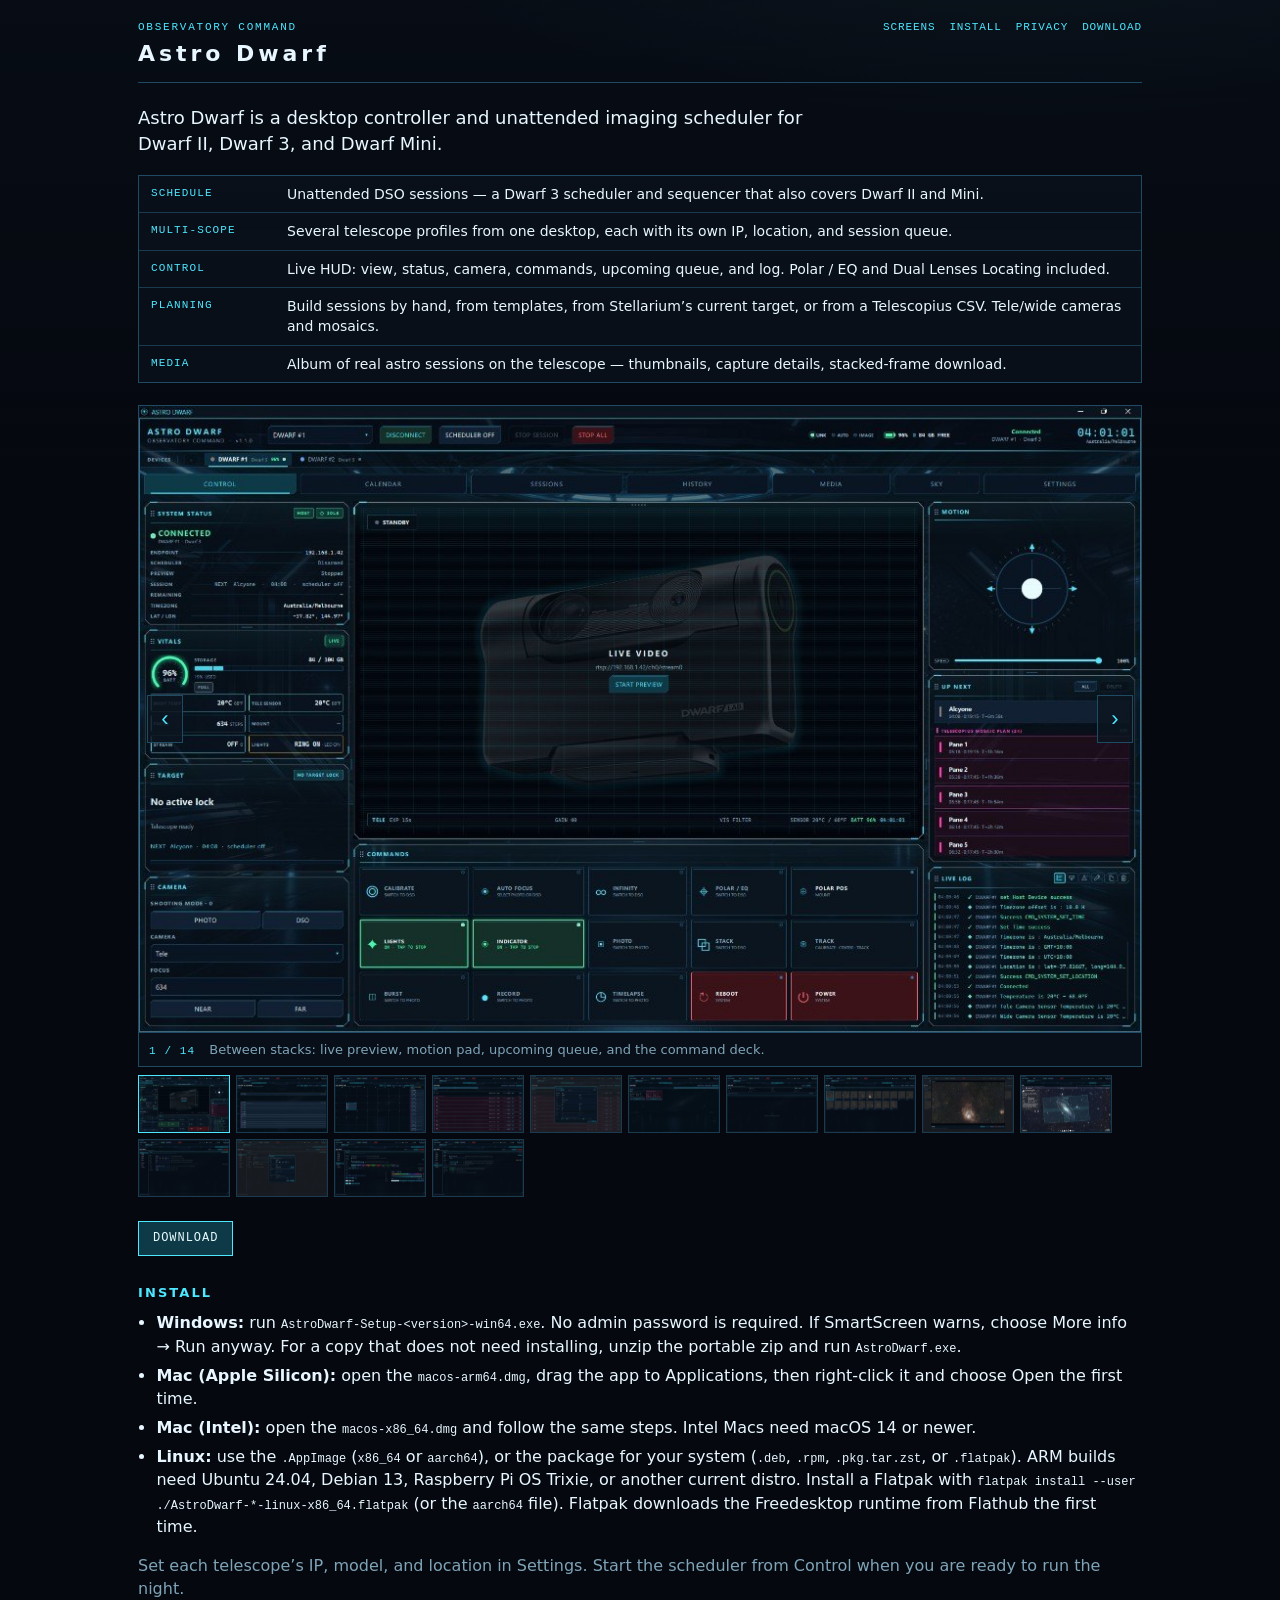
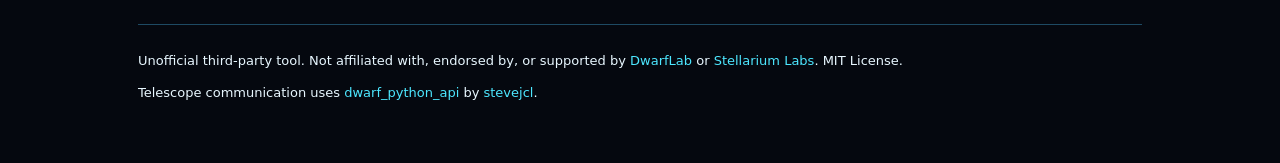
<file: docs/index.html>
<!DOCTYPE html>
<html lang="en">
<head>
  <meta charset="utf-8">
  <meta name="viewport" content="width=device-width, initial-scale=1">
  <title>Astro Dwarf — Dwarf telescope scheduler</title>
  <meta name="description" content="Desktop scheduler and multi-telescope controller for Dwarf II, Dwarf 3, and Dwarf Mini. Unattended imaging, mosaics, Stellarium targeting, and live control from one HUD.">
  <link rel="stylesheet" href="site.css">
</head>
<body>
  <div class="wrap">
    <header>
      <div class="brand">
        <span class="kicker">Observatory command</span>
        <h1>Astro Dwarf</h1>
      </div>
      <nav>
        <a href="#screens">Screens</a>
        <a href="#install">Install</a>
        <a href="https://github.com/styelz/astro_dwarf/blob/main/privacy.md">Privacy</a>
        <a href="https://github.com/styelz/astro_dwarf/releases/latest">Download</a>
      </nav>
    </header>

    <p class="pitch">Astro Dwarf is a desktop controller and unattended imaging scheduler for Dwarf II, Dwarf 3, and Dwarf Mini.</p>

    <ul class="facts">
      <li><span class="label">Schedule</span><span>Unattended DSO sessions — a Dwarf 3 scheduler and sequencer that also covers Dwarf II and Mini.</span></li>
      <li><span class="label">Multi-scope</span><span>Several telescope profiles from one desktop, each with its own IP, location, and session queue.</span></li>
      <li><span class="label">Control</span><span>Live HUD: view, status, camera, commands, upcoming queue, and log. Polar / EQ and Dual Lenses Locating included.</span></li>
      <li><span class="label">Planning</span><span>Build sessions by hand, from templates, from Stellarium’s current target, or from a Telescopius CSV. Tele/wide cameras and mosaics.</span></li>
      <li><span class="label">Media</span><span>Album of real astro sessions on the telescope — thumbnails, capture details, stacked-frame download.</span></li>
    </ul>

    <figure class="slideshow" id="screens" aria-roledescription="carousel" aria-label="Astro Dwarf pages">
      <div class="stage">
        <img id="slide-img" src="screens/control-live.jpg" width="1024" height="640" alt="Control page with live video ready, motion pad, upcoming mosaic panes, and command deck.">
        <button type="button" class="slide-btn prev" id="slide-prev" aria-label="Previous screenshot">‹</button>
        <button type="button" class="slide-btn next" id="slide-next" aria-label="Next screenshot">›</button>
      </div>
      <figcaption class="slide-meta">
        <span class="count" id="slide-count">1 / 14</span>
        <span id="slide-cap">Between stacks: live preview, motion pad, upcoming queue, and the command deck.</span>
      </figcaption>
      <div class="thumbs" id="slide-thumbs" role="tablist" aria-label="Screenshot pages"></div>
    </figure>

    <div class="downloads">
      <a class="btn" href="https://github.com/styelz/astro_dwarf/releases/latest">Download</a>
    </div>

    <section id="install">
      <h2>Install</h2>
      <ul class="notes">
        <li><strong>Windows:</strong> run <code>AstroDwarf-Setup-&lt;version&gt;-win64.exe</code>. No admin password is required. If SmartScreen warns, choose More info → Run anyway. For a copy that does not need installing, unzip the portable zip and run <code>AstroDwarf.exe</code>.</li>
        <li><strong>Mac (Apple Silicon):</strong> open the <code>macos-arm64.dmg</code>, drag the app to Applications, then right-click it and choose Open the first time.</li>
        <li><strong>Mac (Intel):</strong> open the <code>macos-x86_64.dmg</code> and follow the same steps. Intel Macs need macOS 14 or newer.</li>
        <li><strong>Linux:</strong> use the <code>.AppImage</code> (<code>x86_64</code> or <code>aarch64</code>), or the package for your system (<code>.deb</code>, <code>.rpm</code>, <code>.pkg.tar.zst</code>, or <code>.flatpak</code>). ARM builds need Ubuntu 24.04, Debian 13, Raspberry Pi OS Trixie, or another current distro. Install a Flatpak with <code>flatpak install --user ./AstroDwarf-*-linux-x86_64.flatpak</code> (or the <code>aarch64</code> file). Flatpak downloads the Freedesktop runtime from Flathub the first time.</li>
      </ul>
      <p class="dim">Set each telescope’s IP, model, and location in Settings. Start the scheduler from Control when you are ready to run the night.</p>
    </section>

    <footer>
      <p>Unofficial third-party tool. Not affiliated with, endorsed by, or supported by <a href="https://dwarflab.com/">DwarfLab</a> or <a href="https://stellarium-labs.com/">Stellarium Labs</a>. MIT License.</p>
      <p>Telescope communication uses <a href="https://github.com/stevejcl/dwarf_python_api">dwarf_python_api</a> by <a href="https://github.com/stevejcl">stevejcl</a>.</p>
    </footer>
  </div>
  <script src="slideshow.js"></script>
</body>
</html>
</file>
<file: docs/site.css>
:root {
  --window-base: hsl(222 50% 3.9%);
  --surface: hsl(211 49% 8.4%);
  --surface-high: hsl(215 48% 13.5%);
  --outline: hsl(202 54% 25.3%);
  --outline-soft: hsl(204 51% 20.8%);
  --text: hsl(201 100% 95.5%);
  --text-dim: hsl(201 29% 61%);
  --muted: hsl(204 26% 40%);
  --accent: hsl(188 100% 65.1%);
  --accent-soft: hsl(188 100% 95.5%);
  --fill: hsl(195 67% 17%);
}

* { box-sizing: border-box; }

html, body {
  margin: 0;
  min-height: 100%;
  background: var(--window-base);
  color: var(--text);
  font-family: "Segoe UI", system-ui, sans-serif;
  line-height: 1.45;
  overflow-x: hidden;
}

body {
  background-image:
    linear-gradient(180deg, hsl(211 49% 8.4% / 0.35), transparent 28%),
    radial-gradient(1200px 500px at 80% -10%, hsl(188 100% 65% / 0.08), transparent 60%);
}

a { color: var(--accent); text-decoration: none; }
a:hover { color: var(--accent-soft); text-decoration: underline; }
a:focus-visible {
  outline: 2px solid var(--accent);
  outline-offset: 2px;
}

.wrap {
  max-width: 1040px;
  width: 100%;
  margin: 0 auto;
  padding: 20px 18px 48px;
}

header {
  display: flex;
  flex-wrap: wrap;
  align-items: baseline;
  justify-content: space-between;
  gap: 8px 20px;
  border-bottom: 1px solid var(--outline);
  padding-bottom: 12px;
  margin-bottom: 22px;
}

.brand {
  display: flex;
  flex-direction: column;
  gap: 2px;
}

.brand h1 {
  margin: 0;
  font-size: 22px;
  letter-spacing: 0.18em;
  font-weight: 700;
}

.kicker {
  font-family: "Cascadia Mono", ui-monospace, "Segoe UI Mono", monospace;
  font-size: 11px;
  letter-spacing: 0.16em;
  color: var(--accent);
  text-transform: uppercase;
}

nav {
  display: flex;
  flex-wrap: wrap;
  gap: 14px;
  font-family: "Cascadia Mono", ui-monospace, "Segoe UI Mono", monospace;
  font-size: 11px;
  letter-spacing: 0.08em;
  text-transform: uppercase;
}

.pitch {
  font-size: 18px;
  max-width: 42rem;
  margin: 0 0 18px;
}

.facts {
  margin: 0 0 22px;
  padding: 0;
  list-style: none;
  border: 1px solid var(--outline);
  background: hsl(211 49% 8.4% / 0.55);
}

.facts li {
  display: grid;
  grid-template-columns: 7.5rem 1fr;
  gap: 10px 16px;
  padding: 8px 12px;
  border-top: 1px solid var(--outline-soft);
  font-size: 14px;
}

.facts li:first-child { border-top: 0; }

.facts dt, .facts .label {
  font-family: "Cascadia Mono", ui-monospace, "Segoe UI Mono", monospace;
  font-size: 11px;
  letter-spacing: 0.1em;
  text-transform: uppercase;
  color: var(--accent);
  padding-top: 2px;
}

.slideshow {
  margin: 0 0 22px;
}

.stage {
  position: relative;
  border: 1px solid var(--outline);
  background: var(--surface);
  overflow: hidden;
}

.stage img {
  display: block;
  width: 100%;
  height: auto;
  aspect-ratio: 1024 / 640;
  object-fit: contain;
  background: var(--window-base);
}

.slide-btn {
  position: absolute;
  top: 50%;
  transform: translateY(-50%);
  width: 36px;
  height: 48px;
  padding: 0;
  border: 1px solid var(--outline);
  background: hsl(211 49% 8.4% / 0.82);
  color: var(--accent);
  font-size: 22px;
  line-height: 1;
  cursor: pointer;
}

.slide-btn:hover,
.slide-btn:focus-visible {
  border-color: var(--accent);
  color: var(--accent-soft);
  background: var(--fill);
}

.slide-btn:focus-visible {
  outline: 2px solid var(--accent);
  outline-offset: 2px;
}

.slide-btn.prev { left: 8px; }
.slide-btn.next { right: 8px; }

.slide-meta {
  display: grid;
  grid-template-columns: auto 1fr;
  gap: 10px 14px;
  align-items: baseline;
  margin: 0;
  padding: 8px 10px 6px;
  border: 1px solid var(--outline);
  border-top: 0;
  background: hsl(211 49% 8.4% / 0.55);
  font-size: 13px;
  color: var(--text-dim);
}

.slide-meta .count {
  font-family: "Cascadia Mono", ui-monospace, "Segoe UI Mono", monospace;
  font-size: 11px;
  letter-spacing: 0.1em;
  text-transform: uppercase;
  color: var(--accent);
  white-space: nowrap;
}

.thumbs {
  display: flex;
  flex-wrap: wrap;
  gap: 6px;
  padding: 8px 0 2px;
}

.thumbs button {
  flex: 0 0 auto;
  width: 92px;
  padding: 0;
  border: 1px solid var(--outline-soft);
  background: var(--surface);
  cursor: pointer;
}

.thumbs button img {
  display: block;
  width: 90px;
  height: 56px;
  object-fit: cover;
}

.thumbs button[aria-selected="true"],
.thumbs button:hover,
.thumbs button:focus-visible {
  border-color: var(--accent);
}

.thumbs button:focus-visible {
  outline: 2px solid var(--accent);
  outline-offset: 2px;
}

.downloads {
  display: flex;
  flex-wrap: wrap;
  gap: 10px;
  margin: 0 0 28px;
}

.btn {
  display: inline-block;
  padding: 8px 14px;
  border: 1px solid var(--accent);
  background: var(--fill);
  color: var(--accent-soft);
  font-family: "Cascadia Mono", ui-monospace, "Segoe UI Mono", monospace;
  font-size: 12px;
  letter-spacing: 0.08em;
  text-transform: uppercase;
  text-decoration: none;
}

.btn:hover {
  color: var(--window-base);
  background: var(--accent);
  text-decoration: none;
}

.btn.ghost {
  background: transparent;
  border-color: var(--outline);
  color: var(--text);
}

.btn.ghost:hover {
  border-color: var(--accent);
  color: var(--accent-soft);
  background: var(--fill);
}

h2 {
  margin: 0 0 8px;
  font-size: 13px;
  letter-spacing: 0.16em;
  text-transform: uppercase;
  color: var(--accent);
  font-weight: 700;
}

section { margin-bottom: 24px; }

p, li { color: var(--text); }
.dim { color: var(--text-dim); }

pre, code {
  font-family: "Cascadia Mono", ui-monospace, "Segoe UI Mono", monospace;
  font-size: 12px;
}

pre {
  margin: 10px 0 0;
  padding: 12px;
  overflow-x: auto;
  border: 1px solid var(--outline);
  background: var(--surface-high);
  color: var(--accent-soft);
  white-space: pre;
}

ul.notes {
  margin: 0;
  padding-left: 1.15rem;
}

ul.notes li { margin: 0.35rem 0; }

footer {
  border-top: 1px solid var(--outline);
  padding-top: 14px;
  font-size: 13px;
  color: var(--text-dim);
}

@media (max-width: 720px) {
  .facts li { grid-template-columns: 1fr; gap: 2px; }
  .brand h1 { font-size: 18px; letter-spacing: 0.12em; }
  .pitch { font-size: 16px; }
  .slide-btn { width: 32px; height: 40px; }
  .thumbs button { width: 76px; }
  .thumbs button img { width: 74px; height: 46px; }
}
</file>
